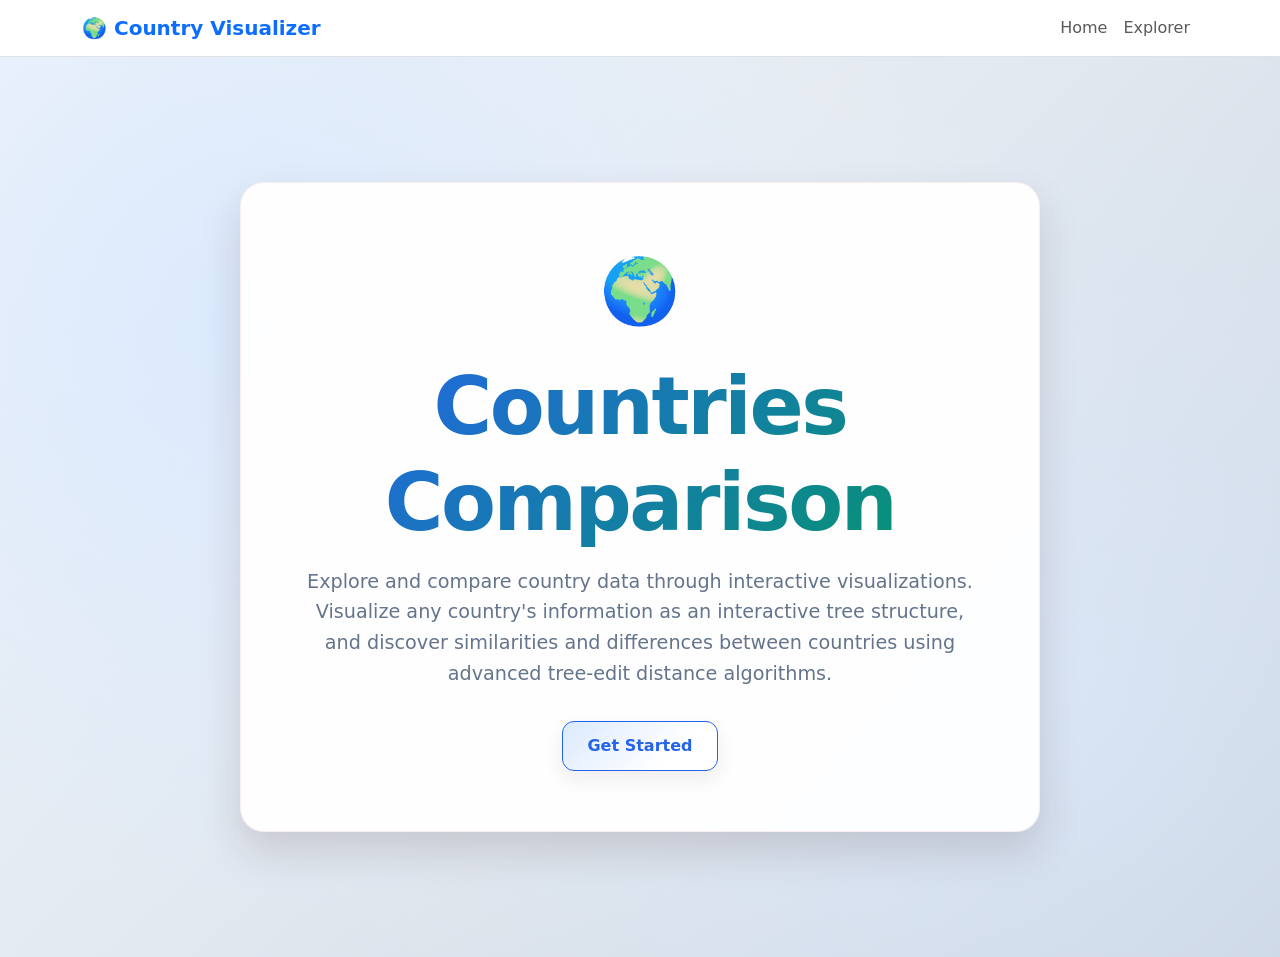
<file: frontend/index.html>
<!doctype html>
<html lang="en">
<head>
  <meta charset="utf-8" />
  <meta name="viewport" content="width=device-width, initial-scale=1" />
  <title>Country Tree + Transformation Visualizer</title>
  <link href="https://cdn.jsdelivr.net/npm/bootstrap@5.3.0/dist/css/bootstrap.min.css" rel="stylesheet">
  <link rel="stylesheet" href="./styles.css" />
</head>
<body>
  <nav class="navbar navbar-expand-lg navbar-light bg-white border-bottom">
    <div class="container">
      <a class="navbar-brand fw-bold text-primary" href="./index.html">
        🌍 Country Visualizer
      </a>
      <div class="navbar-nav ms-auto">
        <a class="nav-link" href="./index.html">Home</a>
        <a class="nav-link" href="./app.html">Explorer</a>
      </div>
    </div>
  </nav>

  <section id="home" class="home-hero">
    <div class="hero-background"></div>
    <div class="home-content">
      <div class="hero-icon">🌍</div>
      <h1>Countries Comparison</h1>
      <p class="lead">Explore and compare country data through interactive visualizations. Visualize any country's information as an interactive tree structure, and discover similarities and differences between countries using advanced tree-edit distance algorithms.</p>
      <div class="cta-grid">
        <a href="./app.html" class="cta primary">
          Get Started
        </a>
      </div>
    </div>
  </section>
</body>
</html>
</file>
<file: frontend/styles.css>
:root {
  --bg: #f8fafc;
  --panel: #ffffff;
  --panel-soft: #f1f5f9;
  --text: #1e293b;
  --muted: #64748b;
  --line: #e2e8f0;
  --accent: #2563eb;
  --accent-green: #059669;
  --accent-soft: #dbeafe;
  --accent-green-soft: #d1fae5;
  --del: #dc2626;
  --ins: #16a34a;
  --upd: #ca8a04;
}

* { box-sizing: border-box; }

body {
  margin: 0;
  color: var(--text);
  background: var(--bg);
  font-family: "Inter", "Segoe UI", system-ui, sans-serif;
}

.is-hidden { display: none; }

.topbar {
  padding: 18px 22px;
  border-bottom: 1px solid var(--line);
  background: linear-gradient(135deg, #fbefef 0%, #fcf8f8 100%);
  display: flex;
  align-items: center;
  justify-content: space-between;
  gap: 12px;
}

.brand { display: flex; gap: 12px; align-items: center; }
.brand-mark {
  width: 42px; height: 42px; border-radius: 14px;
  background: var(--accent);
  color: #331818;
  display: grid; place-items: center;
  font-weight: 800;
  box-shadow: 0 10px 24px rgba(245, 175, 175, 0.4);
}
.topbar h1 { margin: 0; font-size: clamp(1.2rem, 2.4vw, 1.6rem); letter-spacing: -0.02em; }
.topbar p { margin: 4px 0 0; color: var(--muted); max-width: 880px; }

.topnav { display: flex; gap: 12px; align-items: center; }
.topnav a {
  color: var(--text); text-decoration: none;
  padding: 8px 10px; border-radius: 10px;
  transition: background 120ms ease, color 120ms ease;
}
.topnav a:hover { background: var(--accent-soft); color: #3a1c1c; }

.home-link {
  color: var(--text); text-decoration: none;
  padding: 8px 16px; border-radius: 10px;
  background: var(--accent-soft); border: 1px solid var(--line);
  transition: background 120ms ease, color 120ms ease;
}
.home-link:hover { background: var(--accent); color: #331818; }

.home-hero {
  position: relative;
  min-height: 100vh;
  display: flex;
  align-items: center;
  justify-content: center;
  padding: 20px;
  overflow: hidden;
}
.hero-background {
  position: absolute;
  top: 0; left: 0; right: 0; bottom: 0;
  background:
    radial-gradient(circle at 20% 30%, var(--accent-soft) 0%, transparent 50%),
    radial-gradient(circle at 80% 70%, rgba(219, 234, 254, 0.6) 0%, transparent 50%),
    radial-gradient(circle at 50% 50%, rgba(255, 255, 255, 0.2) 0%, transparent 70%),
    linear-gradient(135deg, #f1f5f9 0%, #e2e8f0 50%, #cbd5e1 100%);
  z-index: -1;
}
.home-content {
  max-width: 800px;
  text-align: center;
  background: rgba(255, 255, 255, 0.95);
  backdrop-filter: blur(10px);
  border: 1px solid rgba(243, 222, 222, 0.5);
  border-radius: 24px;
  padding: clamp(40px, 5vw, 60px);
  box-shadow: 0 20px 40px rgba(60, 30, 30, 0.15);
  animation: fadeInUp 1s ease-out;
}
.hero-icon {
  font-size: 4rem;
  margin-bottom: 20px;
  animation: bounceIn 1.2s ease-out;
}
.home-content h1 {
  margin: 0 0 16px;
  font-size: clamp(3rem, 8vw, 5rem);
  letter-spacing: -0.03em;
  font-weight: 900;
  background: linear-gradient(135deg, var(--accent) 0%, var(--accent-green) 100%);
  -webkit-background-clip: text;
  -webkit-text-fill-color: transparent;
  background-clip: text;
  animation: fadeInUp 1s ease-out 0.2s both;
}
.lead {
  margin: 0 0 32px;
  color: var(--muted);
  font-size: 1.2rem;
  line-height: 1.6;
  animation: fadeInUp 1s ease-out 0.4s both;
}
.cta-grid { animation: fadeInUp 1s ease-out 0.6s both; }
.hero-meta { display: flex; gap: 10px; flex-wrap: wrap; margin: 0 0 14px; color: var(--muted); font-size: 0.95rem; }
.hero-meta span { display: inline-flex; align-items: center; gap: 6px; padding: 6px 10px; border-radius: 12px; background: #fff; border: 1px solid var(--line); }
.cta-grid { display: flex; justify-content: center; }
.cta {
  border: 1px solid var(--line); background: #fff; border-radius: 12px; padding: 12px 24px;
  text-align: center; text-decoration: none; transition: all 140ms ease;
  box-shadow: 0 8px 20px rgba(60, 30, 30, 0.08);
  font-size: 1rem; font-weight: 600; display: inline-block;
}
.cta.primary { background: linear-gradient(135deg, var(--accent-soft) 0%, #ffffff 70%); border-color: var(--accent); color: var(--accent); }
.cta:hover { transform: translateY(-2px); box-shadow: 0 12px 24px var(--accent-soft); border-color: var(--accent); }

.tabs {
  max-width: 1600px;
  margin: 12px auto 0;
  padding: 0 clamp(12px, 2vw, 18px);
  display: flex;
  justify-content: center;
  gap: 16px;
  flex-wrap: wrap;
}
.tab {
  border: 2px solid var(--line);
  background: #fff;
  color: var(--text);
  padding: 14px 22px;
  border-radius: 16px;
  min-width: 220px;
  min-height: 56px;
  display: inline-flex;
  align-items: center;
  justify-content: center;
  font-weight: 750;
  letter-spacing: 0.01em;
  cursor: pointer;
  box-shadow: 0 10px 24px rgba(60, 30, 30, 0.08);
  transition: transform 120ms ease, box-shadow 120ms ease, border-color 120ms ease, background 120ms ease;
}
.tab:hover { transform: translateY(-2px); }
.tab.active {
  background: var(--accent-soft);
  border-color: var(--accent);
  color: var(--text);
  box-shadow: 0 12px 26px rgba(245, 175, 175, 0.18);
}

.layout { max-width: 1400px; margin: 0 auto; padding: 20px; display: flex; flex-direction: column; gap: 24px; }
.panel {
  border: 1px solid var(--line); background: var(--panel);
  border-radius: 16px; padding: 24px;
  box-shadow: 0 4px 16px rgba(30, 58, 138, 0.08);
}
.panel h2 { margin: 0 0 16px; font-size: clamp(1.5rem, 2.5vw, 1.8rem); font-weight: 700; letter-spacing: -0.01em; color: var(--text); }
.panel-head { display: flex; align-items: center; justify-content: space-between; gap: 16px; margin-bottom: 20px; flex-wrap: wrap; }

.controls { display: flex; align-items: end; gap: 10px; margin-bottom: 10px; }
.controls.inline { margin: 0; }
.controls.compare-inline { display: grid; grid-template-columns: repeat(auto-fit, minmax(220px, 1fr)); align-items: end; gap: 10px; width: 100%; }
.controls.compare-inline.compare-advanced {
  margin-top: 12px;
  padding: 12px;
  border: 1px solid var(--line);
  border-radius: 12px;
  background: #f8fbff;
  align-items: start;
}
.controls.compare-inline.compare-advanced-mode {
  margin-top: 10px;
  margin-bottom: 0;
}
.controls.compare-inline > div { min-width: 0; }
.controls.compare-inline > .align-end {
  display: flex;
  gap: 8px;
  align-items: center;
  justify-content: flex-start;
  min-width: 0;
}
.controls.compare-inline > .align-end button {
  width: auto;
  flex: 0 0 auto;
  white-space: nowrap;
  box-shadow: none;
}
.controls label { display: block; margin-bottom: 5px; color: var(--muted); font-size: 0.9rem; }
.shared-attrs-wrap { min-width: 320px; }
.helper-text { display:block; opacity:.8; margin-top:4px; }
.status-text { display:block; margin-top:4px; color:#1d4ed8; font-weight:600; }
select, input[type="text"], input[type="range"], button {
  height: 38px; border: 1px solid var(--line); border-radius: 9px; padding: 0 10px; font-size: 0.95rem;
}
select, input[type="text"], input[type="range"] { width: 100%; background: #fff; }

/* polished select/dropdown styling */
select {
  appearance: none;
  -webkit-appearance: none;
  -moz-appearance: none;
  padding-right: 38px;
  border-color: #d7e1ef;
  background:
    linear-gradient(180deg, #ffffff 0%, #f8fbff 100%);
  background-image:
    url("data:image/svg+xml,%3Csvg xmlns='http://www.w3.org/2000/svg' width='16' height='16' viewBox='0 0 20 20'%3E%3Cpath fill='%2364748b' d='M5.5 7.5 10 12l4.5-4.5 1.5 1.5-6 6-6-6z'/%3E%3C/svg%3E");
  background-repeat: no-repeat;
  background-position: right 12px center;
  box-shadow: 0 1px 2px rgba(15, 23, 42, 0.05);
  transition: border-color 140ms ease, box-shadow 140ms ease, background 140ms ease;
}

select:hover {
  border-color: #bfdbfe;
  background: linear-gradient(180deg, #ffffff 0%, #f1f7ff 100%);
}

select:focus,
input[type="text"]:focus {
  outline: none;
  border-color: #60a5fa;
  box-shadow: 0 0 0 3px rgba(37, 99, 235, 0.16);
  background: #fff;
}

select:disabled {
  background: #f1f5f9;
  color: #94a3b8;
  border-color: #e2e8f0;
}

/* multi-select for shared attributes should not inherit fixed 38px height */
.multi-dropdown { position: relative; width: 100%; }
.multi-dropdown-toggle {
  width: 100%;
  height: 38px;
  border: 1px solid #d7e1ef;
  border-radius: 9px;
  background: linear-gradient(180deg, #ffffff 0%, #f8fbff 100%);
  display: flex;
  align-items: center;
  justify-content: space-between;
  padding: 0 12px;
  font-size: 0.95rem;
}
.multi-dropdown-toggle::after {
  content: "▾";
  color: #64748b;
  font-size: 0.9rem;
}
.multi-dropdown.open .multi-dropdown-toggle,
.multi-dropdown-toggle:focus {
  outline: none;
  border-color: #60a5fa;
  box-shadow: 0 0 0 3px rgba(37, 99, 235, 0.16);
}
.multi-dropdown-menu {
  display: none;
  position: absolute;
  top: calc(100% + 6px);
  left: 0;
  right: 0;
  z-index: 30;
  background: #fff;
  border: 1px solid #cfe0f7;
  border-radius: 10px;
  box-shadow: 0 10px 24px rgba(15, 23, 42, 0.12);
  max-height: 240px;
  overflow-y: auto;
  padding: 6px;
}
.multi-dropdown.open .multi-dropdown-menu { display: block; }
.multi-dropdown-option {
  display: flex;
  align-items: center;
  gap: 8px;
  padding: 8px 10px;
  border-radius: 8px;
  cursor: pointer;
}
.multi-dropdown-option:hover { background: #eff6ff; }
.multi-dropdown-option input { margin: 0; }

.op-filter-row {
  margin: 12px 0 16px;
  display: inline-flex;
  align-items: center;
  gap: 8px;
}

.op-filter-row select {
  width: auto;
  min-width: 140px;
  height: 32px;
  padding: 4px 8px;
  font-size: 0.9rem;
}

/* Custom range slider styling */
input[type="range"] {
  -webkit-appearance: none;
  appearance: none;
  background: #cbd5e1;
  cursor: pointer;
  border-radius: 5px;
  height: 10px;
}

input[type="range"]::-webkit-slider-track {
  background: #cbd5e1;
  height: 10px;
  border-radius: 5px;
  border: 1px solid #94a3b8;
}

input[type="range"]::-webkit-slider-thumb {
  -webkit-appearance: none;
  appearance: none;
  height: 18px;
  width: 18px;
  border-radius: 50%;
  background: var(--accent-green);
  border: 2px solid #fff;
  box-shadow: 0 2px 4px rgba(5, 150, 105, 0.3);
  cursor: pointer;
  margin-top: -5px;
}

input[type="range"]::-moz-range-track {
  background: #cbd5e1;
  height: 10px;
  border-radius: 5px;
  border: 1px solid #94a3b8;
  border: none;
}

input[type="range"]::-moz-range-thumb {
  height: 18px;
  width: 18px;
  border-radius: 50%;
  background: var(--accent-green);
  border: 2px solid #fff;
  box-shadow: 0 2px 4px rgba(5, 150, 105, 0.3);
  cursor: pointer;
  border: none;
}

button {
  background: #8fd3f4;
  border-color: #7cc6eb;
  color: #0f172a;
  box-shadow: 0 8px 18px rgba(143, 211, 244, 0.35);
}
button:hover { background: #75c6ec; border-color: #63b8e0; }
#compareBtn,
#toggleDiffBtn {
  background: var(--accent);
  color: #fff;
  border: 1px solid var(--accent);
  box-shadow: none !important;
  font-weight: 650;
  transition: background 140ms ease, border-color 140ms ease, color 140ms ease;
}
#compareBtn:hover,
#toggleDiffBtn:not(:disabled):hover {
  background: #1d4ed8;
  border-color: #1d4ed8;
  box-shadow: none;
}
#compareBtn:active,
#toggleDiffBtn:not(:disabled):active {
  background: #1e3a8a;
  border-color: #1e3a8a;
  box-shadow: none;
}
#toggleDiffBtn:disabled {
  background: #e2e8f0;
  border-color: #cbd5e1;
  color: #94a3b8;
  cursor: not-allowed;
  box-shadow: none;
}

.split { display: grid; gap: 12px; grid-template-columns: minmax(320px, 1fr) minmax(320px, 1fr); align-items: stretch; }
.wide { grid-template-columns: minmax(420px, 2fr) minmax(320px, 1fr); }
.single { grid-template-columns: 1fr; }

.card {
  border: 1px solid var(--line); border-radius: 12px; padding: 20px; background: #fff;
  min-height: 200px; min-width: 0; box-shadow: 0 4px 12px rgba(30, 58, 138, 0.06);
}
.card-head { display: flex; align-items: center; justify-content: space-between; margin-bottom: 12px; }
.card.highlight { border-color: var(--accent-green); background: linear-gradient(135deg, var(--accent-green-soft) 0%, #ffffff 100%); }
.card h3 { margin: 0; font-size: 1.1rem; font-weight: 600; color: var(--text); }

.scroll { max-height: min(60vh, 680px); overflow: auto; }

.diff-overlay {
  position: fixed;
  inset: 0;
  background: rgba(0, 0, 0, 0.6);
  display: flex;
  align-items: center;
  justify-content: center;
  z-index: 1000;
  padding: 24px;
}

.diff-modal {
  background: #0d1117;
  color: #e6edf3;
  width: min(1200px, 95vw);
  height: min(80vh, 900px);
  border-radius: 12px;
  box-shadow: 0 12px 32px rgba(0, 0, 0, 0.35);
  display: flex;
  flex-direction: column;
  overflow: hidden;
}

.diff-modal-head {
  display: flex;
  align-items: center;
  justify-content: space-between;
  padding: 12px 16px;
  border-bottom: 1px solid rgba(255, 255, 255, 0.08);
}

#closeDiffBtn {
  background: transparent;
  color: #ffffff;
  border: 1px solid rgba(255, 255, 255, 0.28);
  box-shadow: none;
}

#closeDiffBtn:hover {
  background: rgba(255, 255, 255, 0.12);
  border-color: rgba(255, 255, 255, 0.45);
  color: #ffffff;
}

.diff-modal pre {
  flex: 1;
  margin: 0;
  padding: 16px;
  overflow: auto;
  font-size: 13px;
  background: #0d1117;
  color: #e6edf3;
}
.graph { min-height: 360px; background: linear-gradient(180deg, #fffefe 0%, #f9f3f3 100%); border: 1px solid #f0dada; border-radius: 10px; padding: 6px; }
.graph-toolbar { display: flex; justify-content: space-between; align-items: flex-start; flex-wrap: wrap; gap: 8px; margin-bottom: 6px; }
.graph-meta { color: var(--muted); font-size: 0.83rem; }
.viz-controls { display: flex; gap: 8px; align-items: center; flex-wrap: wrap; }
.viz-controls label { font-size: 0.84rem; color: var(--muted); display: inline-flex; align-items: center; gap: 6px; }
.viz-controls input[type="range"] { width: 120px; }
.viz-range { min-width: 18px; text-align: center; }
.viz-controls input[type="search"] { height: 30px; border: 1px solid #e0cfcf; border-radius: 7px; padding: 0 8px; font-size: 0.85rem; width: 170px; }
.viz-controls button { height: 30px; border-radius: 7px; font-size: 0.83rem; padding: 0 10px; background: #fff; color: var(--text); border: 1px solid #e0cfcf; }
.viz-controls button:hover { background: var(--accent-soft); }

.graph-stage {
  overflow-y: auto; overflow-x: auto;
  border: 1px solid #f0dada; border-radius: 8px;
  background: #fff; height: 520px; min-height: 220px;
  padding: 8px; resize: both;
}
.tree-svg { display: block; }
.edge { stroke: #d0b5b5; stroke-width: 1.5; fill: none; }
.node-box { fill: #ffffff; stroke: #e0cfcf; stroke-width: 1.4; }
.node-group.node-root .node-box { fill: var(--accent-green-soft); stroke: #f0caca; }
.node-group.node-focus .node-box { stroke: #f18888; stroke-width: 1.8; }
.node-group.node-subtree .node-box { stroke: #e6bcbc; }
.node-group.node-del .node-box { fill: #ffeef2; stroke: #d86b7b; }
.node-group.node-ins .node-box { fill: #ebfaf1; stroke: #61b188; }
.node-group.node-upd .node-box { fill: #fff5de; stroke: #d7a247; }
.node-title { font-size: 12px; font-weight: 600; fill: #2a1f1f; text-anchor: middle; }
.node-meta { font-size: 10px; fill: #7a6262; text-anchor: middle; }

.legend { display: flex; gap: 12px; flex-wrap: wrap; color: var(--muted); font-size: 0.86rem; margin: 0 0 10px; }
.legend .lg { display: inline-block; width: 12px; height: 12px; border-radius: 3px; margin-right: 6px; vertical-align: -1px; }
.lg-del { background: #ffe7eb; border: 1px solid #d96a7b; }
.lg-ins { background: #e7f8ef; border: 1px solid #5fae86; }
.lg-upd { background: #fff3db; border: 1px solid #d39f37; }

.stats { display: grid; grid-template-columns: repeat(auto-fit, minmax(140px, 1fr)); gap: 12px; margin: 8px 0 12px; }
.stat { border: 1px solid var(--line); border-radius: 9px; background: var(--panel-soft); padding: 12px; text-align: center; }
.stat .k { color: var(--muted); font-size: 0.85rem; font-weight: 500; margin-bottom: 4px; }
.stat .v { font-size: 1.4rem; font-weight: 700; color: var(--accent-green); }

.summary-grid { display: grid; gap: 12px; grid-template-columns: minmax(0, 1fr) minmax(0, 1fr); }
.summary-grid .card { min-height: 170px; }
.score-value { font-size: 3rem; font-weight: 800; color: var(--text); margin: 8px 0 4px; }
.score-sub { margin: 0; color: var(--muted); }

.matrix-wrap { margin-top: 10px; }
.matrix-scroll {
  overflow: auto;
  border: 1px solid var(--line);
  border-radius: 10px;
  max-height: 460px;
}
.matrix-table {
  border-collapse: separate;
  border-spacing: 0;
  min-width: 860px;
  width: max-content;
  font-size: 0.78rem;
}
.matrix-table th,
.matrix-table td {
  padding: 6px 8px;
  border-right: 1px solid #ffffff;
  border-bottom: 1px solid #ffffff;
  text-align: center;
  white-space: nowrap;
}
.matrix-corner,
.matrix-row-h,
.matrix-col-h {
  background: #f8fafc;
  color: #334155;
  font-weight: 700;
}
.matrix-corner,
.matrix-row-h {
  position: sticky;
  left: 0;
  z-index: 2;
}
.matrix-col-h,
.matrix-corner {
  position: sticky;
  top: 0;
  z-index: 3;
}
.matrix-cell { color: #0f172a; font-variant-numeric: tabular-nums; }
.matrix-hl { outline: 2px solid #1d4ed8; outline-offset: -2px; }
.matrix-cell-selected { box-shadow: inset 0 0 0 2px #0f172a; font-weight: 700; }

.table { width: 100%; border-collapse: collapse; font-size: 0.9rem; border-radius: 8px; overflow: hidden; box-shadow: 0 2px 8px rgba(30, 58, 138, 0.06); }
.table th, .table td { border-bottom: 1px solid var(--line); text-align: left; padding: 12px; vertical-align: top; }
.table th { background: var(--panel-soft); font-weight: 600; color: var(--text); position: sticky; top: 0; z-index: 1; }
.table tbody tr:hover { background: var(--accent-soft); }

.result-actions {
  margin: 14px 0 6px;
  display: flex;
  flex-wrap: wrap;
  gap: 10px;
  align-items: center;
}

.result-actions button {
  width: auto;
  white-space: nowrap;
}

.postprocess-block {
  margin-top: 16px;
}

.patch-status {
  margin: 0 0 14px;
  padding: 12px 14px;
  border: 1px solid var(--line);
  border-radius: 10px;
  background: var(--panel-soft);
  color: var(--text);
}

.patch-status.ok {
  border-color: var(--ins);
  background: var(--accent-green-soft);
}

.patch-status.fail {
  border-color: var(--del);
  background: #ffeef2;
}

.mono.postprocess-view {
  margin: 0;
  max-height: 420px;
  overflow: auto;
  padding: 14px;
  border: 1px solid var(--line);
  border-radius: 10px;
  background: #0f172a;
  color: #e2e8f0;
  font-size: 0.85rem;
  line-height: 1.5;
  white-space: pre-wrap;
  overflow-wrap: anywhere;
}

.phases { display: grid; grid-template-columns: repeat(auto-fit, minmax(300px, 1fr)); gap: 16px; }
.phases .card { background: #fcfdff; }
.op { border: 1px solid var(--line); border-left-width: 4px; border-radius: 8px; padding: 12px; margin-bottom: 8px; background: var(--panel); box-shadow: 0 2px 8px rgba(30, 58, 138, 0.04); }
.op.del { border-left-color: var(--del); }
.op.ins { border-left-color: var(--ins); }
.op.upd { border-left-color: var(--upd); }
.op-head { display: flex; align-items: center; gap: 10px; margin-bottom: 10px; flex-wrap: wrap; }
.op-title { font-weight: 700; color: var(--text); }
.op-body { display: grid; gap: 8px; }
.op-row { display: grid; gap: 4px; }
.op-key { font-size: 0.78rem; font-weight: 700; text-transform: uppercase; letter-spacing: 0.04em; color: var(--muted); }
.op-code {
  display: block;
  padding: 8px 10px;
  border-radius: 8px;
  background: #f8fafc;
  border: 1px solid var(--line);
  color: #be185d;
  white-space: pre-wrap;
  overflow-wrap: anywhere;
  word-break: break-word;
  font-size: 0.92rem;
  line-height: 1.45;
}
.empty { color: var(--muted); font-style: italic; padding: 20px; text-align: center; }

.page { display: none; }
.page.active { display: block; }
.sr-only { position: absolute; width: 1px; height: 1px; padding: 0; margin: -1px; overflow: hidden; clip: rect(0, 0, 0, 0); border: 0; }

.site-footer {
  margin-top: 18px; padding: 16px;
  background: var(--panel-soft); border-top: 1px solid var(--line);
}
.footer-inner {
  max-width: 1600px; margin: 0 auto;
  display: flex; justify-content: space-between; gap: 12px; align-items: center;
  color: var(--text);
}
.footer-links { display: flex; gap: 10px; align-items: center; }
.footer-links a { color: var(--text); text-decoration: none; padding: 6px 8px; border-radius: 10px; }
.footer-links a:hover { background: var(--accent-soft); }

@keyframes fadeInUp {
  from {
    opacity: 0;
    transform: translateY(30px);
  }
  to {
    opacity: 1;
    transform: translateY(0);
  }
}

@keyframes bounceIn {
  0% {
    opacity: 0;
    transform: scale(0.3);
  }
  50% {
    opacity: 1;
    transform: scale(1.05);
  }
  70% {
    transform: scale(0.9);
  }
  100% {
    opacity: 1;
    transform: scale(1);
  }
}

.viz-focus {
  background: var(--accent-green-soft);
  border: 1px solid var(--accent-green);
  border-radius: 8px;
  padding: 12px;
  margin-top: 8px;
  div {
    margin-bottom: 6px;
  }
  code {
    background: var(--panel);
    padding: 2px 6px;
    border-radius: 4px;
    font-size: 0.9rem;
    border: 1px solid var(--line);
  }
  strong {
    color: var(--accent-green);
  }
}

.viz-hover {
  background: var(--panel);
  border: 1px solid var(--accent-green);
  border-radius: 6px;
  padding: 10px;
  font-size: 0.9rem;
  box-shadow: 0 4px 12px rgba(5, 150, 105, 0.15);
  max-width: 320px;
  strong {
    color: var(--accent-green);
  }
  code {
    background: var(--accent-green-soft);
    padding: 1px 4px;
    border-radius: 3px;
    font-size: 0.85rem;
  }
}

@media (max-width: 920px) {
  .split { grid-template-columns: 1fr; }
  .controls.compare-inline { grid-template-columns: 1fr; }
  .controls.compare-inline.compare-advanced { padding: 10px; }
  .multi-dropdown-menu { max-height: 180px; }
  .shared-attrs-wrap { min-width: 0; }
  .controls.compare-inline > .align-end { justify-content: stretch; }
  .controls.compare-inline > .align-end button { flex: 1 1 180px; }
  .result-actions button { flex: 1 1 180px; }
  .summary-grid { grid-template-columns: 1fr; }
  .footer-inner { flex-direction: column; align-items: flex-start; }
}
</file>
